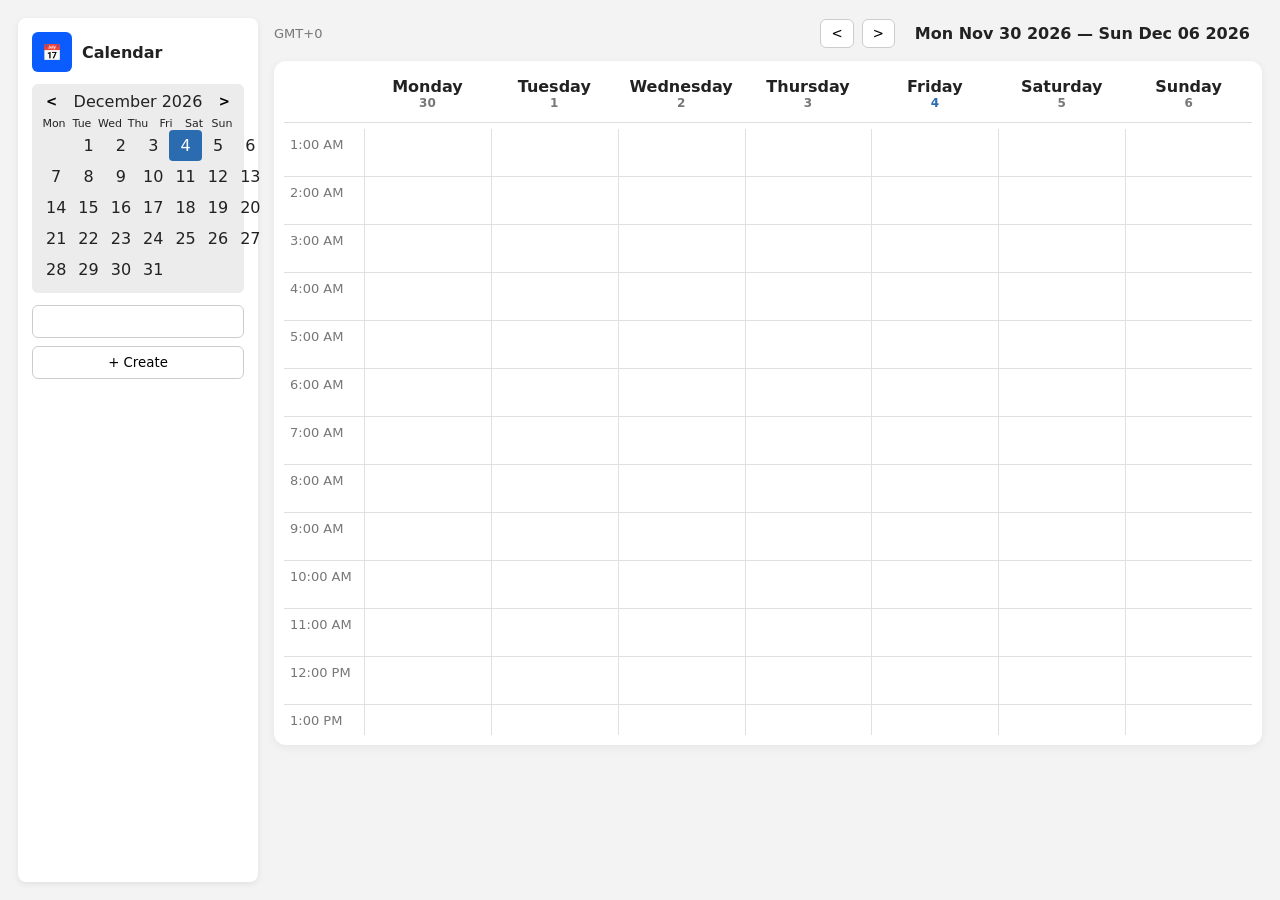
<file: index.html>
<!doctype html>
<html lang="en">
<head>
  <meta charset="utf-8" />
  <meta name="viewport" content="width=device-width,initial-scale=1" />
  <title>Notified Calendar</title>
  <link rel="stylesheet" href="style.css" />
  <link rel="shortcut icon" href="image.png" type="image/x-icon">
</head>
<body>
  <div class="app">
    <aside class="left">
      <div class="brand">
        <div class="logo">📅</div>
        <div class="title">Calendar</div>
      </div>

      <div class="mini">
        <div class="mini-header">
          <button id="miniPrev">&lt;</button>
          <div id="miniMonthLabel"></div>
          <button id="miniNext">&gt;</button>
        </div>
        <div id="miniCal" class="mini-grid"></div>
      </div>

      <div class="left-controls">
        <button id="todayBtn" class="primary">Today</button>
        <button id="createBtn">+ Create</button>
      </div>
    </aside>

    <main class="main">
      <div class="topbar">
        <div class="tz">GMT+<span id="tzOffset"></span></div>
        <div class="nav">
          <button id="prevWeek">&lt;</button>
          <button id="nextWeek">&gt;</button>
          <div id="weekLabel" class="weekLabel"></div>
        </div>
      </div>

      <div class="weektable">
        <div class="weekheader" id="weekHeader"></div>
        <div class="gridcontainer" id="gridContainer"></div>
      </div>
    </main>
  </div>

  <!-- Popup -->
  <div id="popup" class="popup hidden" role="dialog" aria-modal="true">
    <h3 id="popupTitle">Create event</h3>

    <label>Title</label>
    <input id="evTitle" type="text" placeholder="Event title">

    <label>Original Date (anchor)</label>
    <input id="evDate" type="date">

    <div class="time-row">
      <div>
        <label>Start</label>
        <input id="evStart" type="time">
      </div>
      <div>
        <label>End</label>
        <input id="evEnd" type="time">
      </div>
    </div>

    <label>Repeat</label>
    <select id="evRepeat">
      <option value="none">Does not repeat</option>
      <option value="daily">Daily</option>
      <option value="weekly">Weekly</option>
      <option value="biweekly">Every 2 weeks</option>
      <option value="monthly">Monthly</option>
      <option value="yearly">Yearly</option>
      <option value="custom">Custom...</option>
    </select>

    <div id="customRow" class="hidden">
      <label>Custom interval</label>
      <input id="customInterval" type="number" min="1" value="1" style="width:64px">
      <select id="customUnit">
        <option value="days">days</option>
        <option value="weeks">weeks</option>
        <option value="months">months</option>
        <option value="years">years</option>
      </select>
    </div>

    <label>Notify before</label>
    <select id="evNotify">
      <option value="0">At time</option>
      <option value="5">5 minutes</option>
      <option value="10">10 minutes</option>
      <option value="30">30 minutes</option>
      <option value="60">1 hour</option>
    </select>

    <div class="popup-actions">
      <button id="saveEv" class="primary">Save</button>
      <button id="cancelEv">Cancel</button>
    </div>
  </div>

  <script src="script.js"></script>
</body>
</html>
</file>
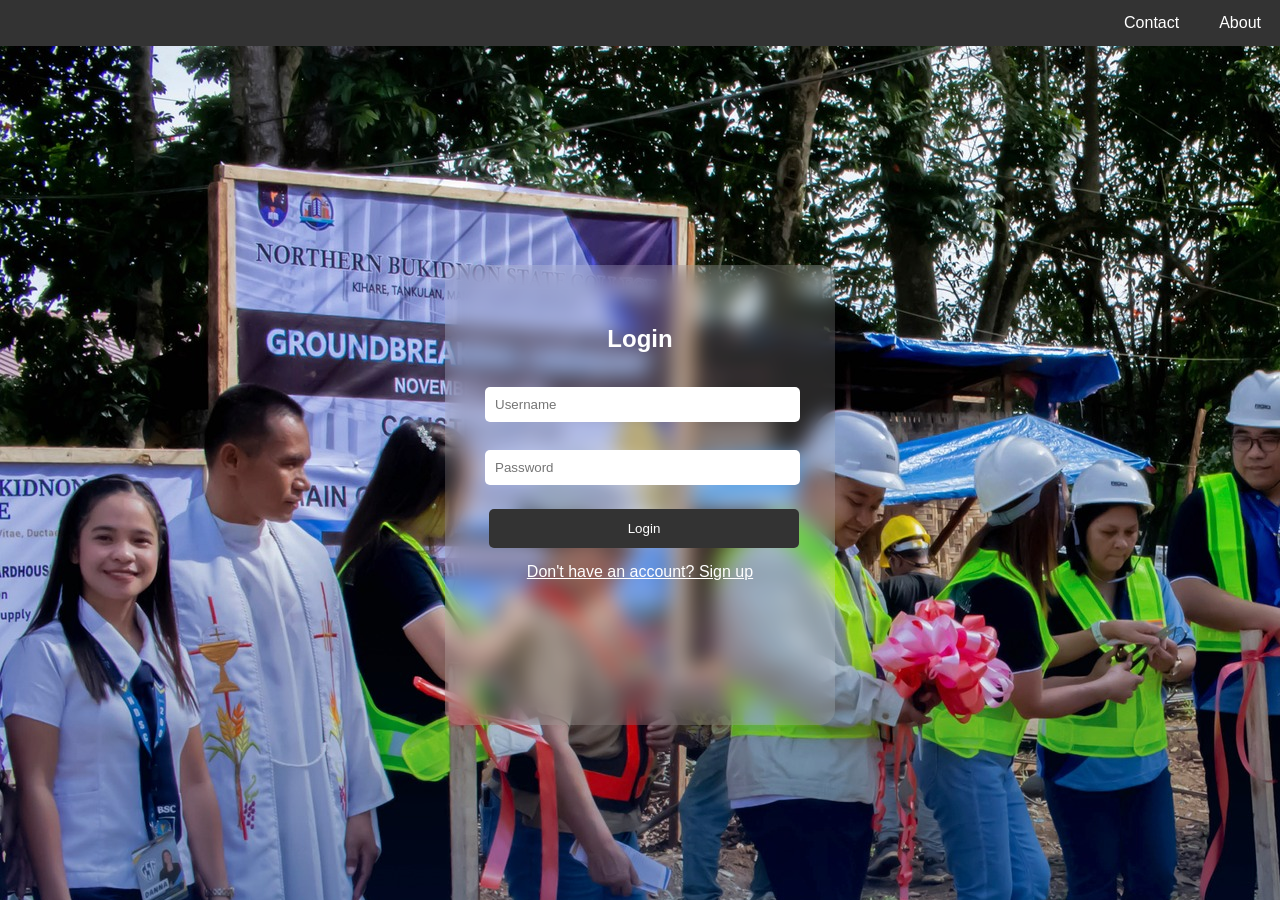
<file: login.html>
<!DOCTYPE html>
<html lang="en">
<head>
    <meta charset="UTF-8">
    <meta name="viewport" content="width=device-width, initial-scale=1.0">
    <title>Login / Signup</title>

    <style>
        body {
            background-image: url(nbsc.png);
            font-family: Arial;
        }

        /* NAVBAR */
        ul {
            list-style-type: none;
            margin: 0;
            padding: 0;
            overflow: hidden;
            background-color: #333333;
            display: block;
            margin-top: -8px;
            margin-left: -8px;
            margin-right: -9px;
        }

        ul li { float: right; }

        ul li a {
            display: block;
            color: white;
            text-align: center;
            padding: 14px 20px;
            text-decoration: none;
        }

        ul li a:hover { background-color: #111111; }

        /* CONTAINER */
        .container {
            width: 350px;
            height: 420px;
            background: rgba(255,255,255,0.15);
            backdrop-filter: blur(10px);
            border-radius: 15px;
            padding: 20px;
            position: absolute;
            top: 55%;
            left: 50%;
            transform: translate(-50%, -50%);
            overflow: hidden;
        }

        /* FORMS */
        .form-box {
            width: 200%;
            height: 100%;
            display: flex;
            transition: transform 0.4s ease;
        }

        form {
            width: 50%;
            padding: 20px;
            color: #fff;
        }

        h2 {
            text-align: center;
            margin-bottom: 20px;
            color: white;
        }

        input {
                width: 95%;
            padding: 10px;
            position: static;
            margin: 14px 0;
            border-radius: 5px;
            border: none
          }

        button {
            width: 100%;
            padding: 12px;
            margin-top: 10px;
            margin-left: 4px;
            border: none;
            background: #333;
            color: white;
            border-radius: 5px;
            cursor: pointer;
        }

        button:hover { background: black; }

        .switch {
            text-align: center;
            margin-top: 15px;
            color: white;
            cursor: pointer;
            text-decoration: underline;
        }
    </style>
</head>

<body>

    <ul>
        <li><a href="#About">About</a></li>
        <li><a href="#contact">Contact</a></li>
    </ul>


    <!-- LOGIN / SIGNUP BOX -->
    <div class="container">
        <div class="form-box" id="formBox">

            <!-- LOGIN -->
            <form id="loginForm">
                <h2>Login</h2>
                <input type="text" placeholder="Username">
                <input type="password" placeholder="Password">
                <button>Login</button>
                <div class="switch" onclick="slideRight()">Don't have an account? Sign up</div>
            </form>

            <!-- SIGNUP -->
            <form id="signupForm">
                <h2>Sign Up</h2>
                <input type="text" placeholder="Full Name">
                <input type="text" placeholder="Username">
                <input type="email" placeholder="Email">
                <input type="password" placeholder="Password">
                <button>Sign Up</button>
                <div class="switch" onclick="slideLeft()">Already have an account? Login</div>
            </form>

        </div>
    </div>


    <script>
        function slideRight() {
            document.getElementById("formBox").style.transform = "translateX(-50%)";
        }

        function slideLeft() {
            document.getElementById("formBox").style.transform = "translateX(0)";
        }
    </script>

</body>
</html>
</file>
<file: style.css>
:root{
  --bg:#f3f3f3; --panel:#ececec; --accent:#2b6cb0; --text:#222;
  --muted:#777; --card:#fff; --danger:#d9534f;
}

*{box-sizing:border-box;font-family:system-ui,-apple-system,Segoe UI,Roboto,"Helvetica Neue",Arial}
body{margin:0;background:var(--bg);color:var(--text);height:100vh;display:flex;align-items:stretch}
.app{display:flex;flex:1;gap:16px;padding:18px}

/* LEFT */
.left{width:240px;background:var(--card);border-radius:8px;padding:14px;box-shadow:0 2px 6px rgba(0,0,0,0.08)}
.brand{display:flex;align-items:center;gap:10px;margin-bottom:12px}
.logo{width:40px;height:40px;border-radius:6px;background:#0b5cff;color:#fff;display:flex;align-items:center;justify-content:center;font-weight:700}
.title{font-weight:700}
.mini{background:var(--panel);padding:8px;border-radius:6px}
.mini-header{display:flex;align-items:center;justify-content:space-between;margin-bottom:6px}
.mini-header button{background:transparent;border:none;cursor:pointer;font-weight:700}
.mini-grid{display:contents;grid-template-columns:repeat(7,1fr);gap:4px;padding:6px}
.mini-grid .mini-day{padding:6px;text-align:center;border-radius:4px;cursor:pointer}
.mini-grid .mini-day.today{background:var(--accent);color:#fff}
.left-controls{margin-top:12px;display:flex;flex-direction:column;gap:8px}
.left-controls button{padding:8px;border-radius:6px;border:1px solid #ccc;background:white;cursor:pointer}
.primary{background:var(--accent);color:#fff;border:none}

/* MAIN */
.main{flex:1;display:flex;flex-direction:column}
.topbar{display:flex;align-items:center;justify-content:space-between;margin-bottom:12px}
.tz{font-size:13px;color:var(--muted)}
.nav{display:flex;align-items:center;gap:8px}
.nav button{padding:6px 10px;border-radius:6px;border:1px solid #ccc;background:white;cursor:pointer}
.weekLabel{font-weight:700;background:transparent;padding:6px 12px;border-radius:6px}

/* week header */
.weektable{background:var(--card);border-radius:12px;padding:10px;box-shadow:0 2px 10px rgba(0,0,0,0.06)}
.weekheader{display:grid;grid-template-columns:80px repeat(7,1fr);align-items:center;border-bottom:1px solid #ddd;padding-bottom:6px}
.weekheader .col{padding:6px 8px;text-align:center;font-weight:700}
.weekheader .col .date{display:block;font-size:12px;color:var(--muted);font-weight:600}
.weekheader .col.today .date{color:var(--accent)}

/* grid */
.gridcontainer{display:grid;grid-template-columns:80px repeat(7,1fr);position:relative;overflow:auto;height:68vh;padding-top:6px}
.hour-label{border-bottom:1px solid #e0e0e0;padding:8px 6px;height:48px;font-size:13px;color:var(--muted)}
.day-cell{border-left:1px solid #e0e0e0;border-bottom:1px solid #e0e0e0;height:48px;position:relative;background:transparent}
.hour-col{display:contents}

/* event block */
.event{
  position:absolute;
  left:6px;
  right:6px;
  background:linear-gradient(180deg,var(--accent),#1e60a8);
  color:white;padding:6px;border-radius:6px;font-size:13px;overflow:hidden;box-shadow:0 2px 6px rgba(0,0,0,0.15)
}
.event .meta{display:block;font-size:11px;color:rgba(255,255,255,0.9);margin-top:4px}
.event .del{position:absolute;top:4px;right:6px;background:transparent;border:none;color:#fff;cursor:pointer;font-size:14px}

/* popup */
.popup{position:fixed;left:50%;top:18%;transform:translateX(-50%);width:360px;background:var(--card);padding:14px;border-radius:8px;box-shadow:0 6px 20px rgba(0,0,0,0.2);z-index:60}
.popup.hidden{display:none}
.popup label{display:block;margin-top:8px;font-size:13px;color:var(--muted)}
.popup input,.popup select{width:100%;padding:8px;border-radius:6px;border:1px solid #ccc;margin-top:6px}
.time-row{display:flex;gap:8px}
.time-row > div{flex:1}
.popup-actions{display:flex;justify-content:flex-end;gap:8px;margin-top:10px}
.hidden{display:none}
</file>
